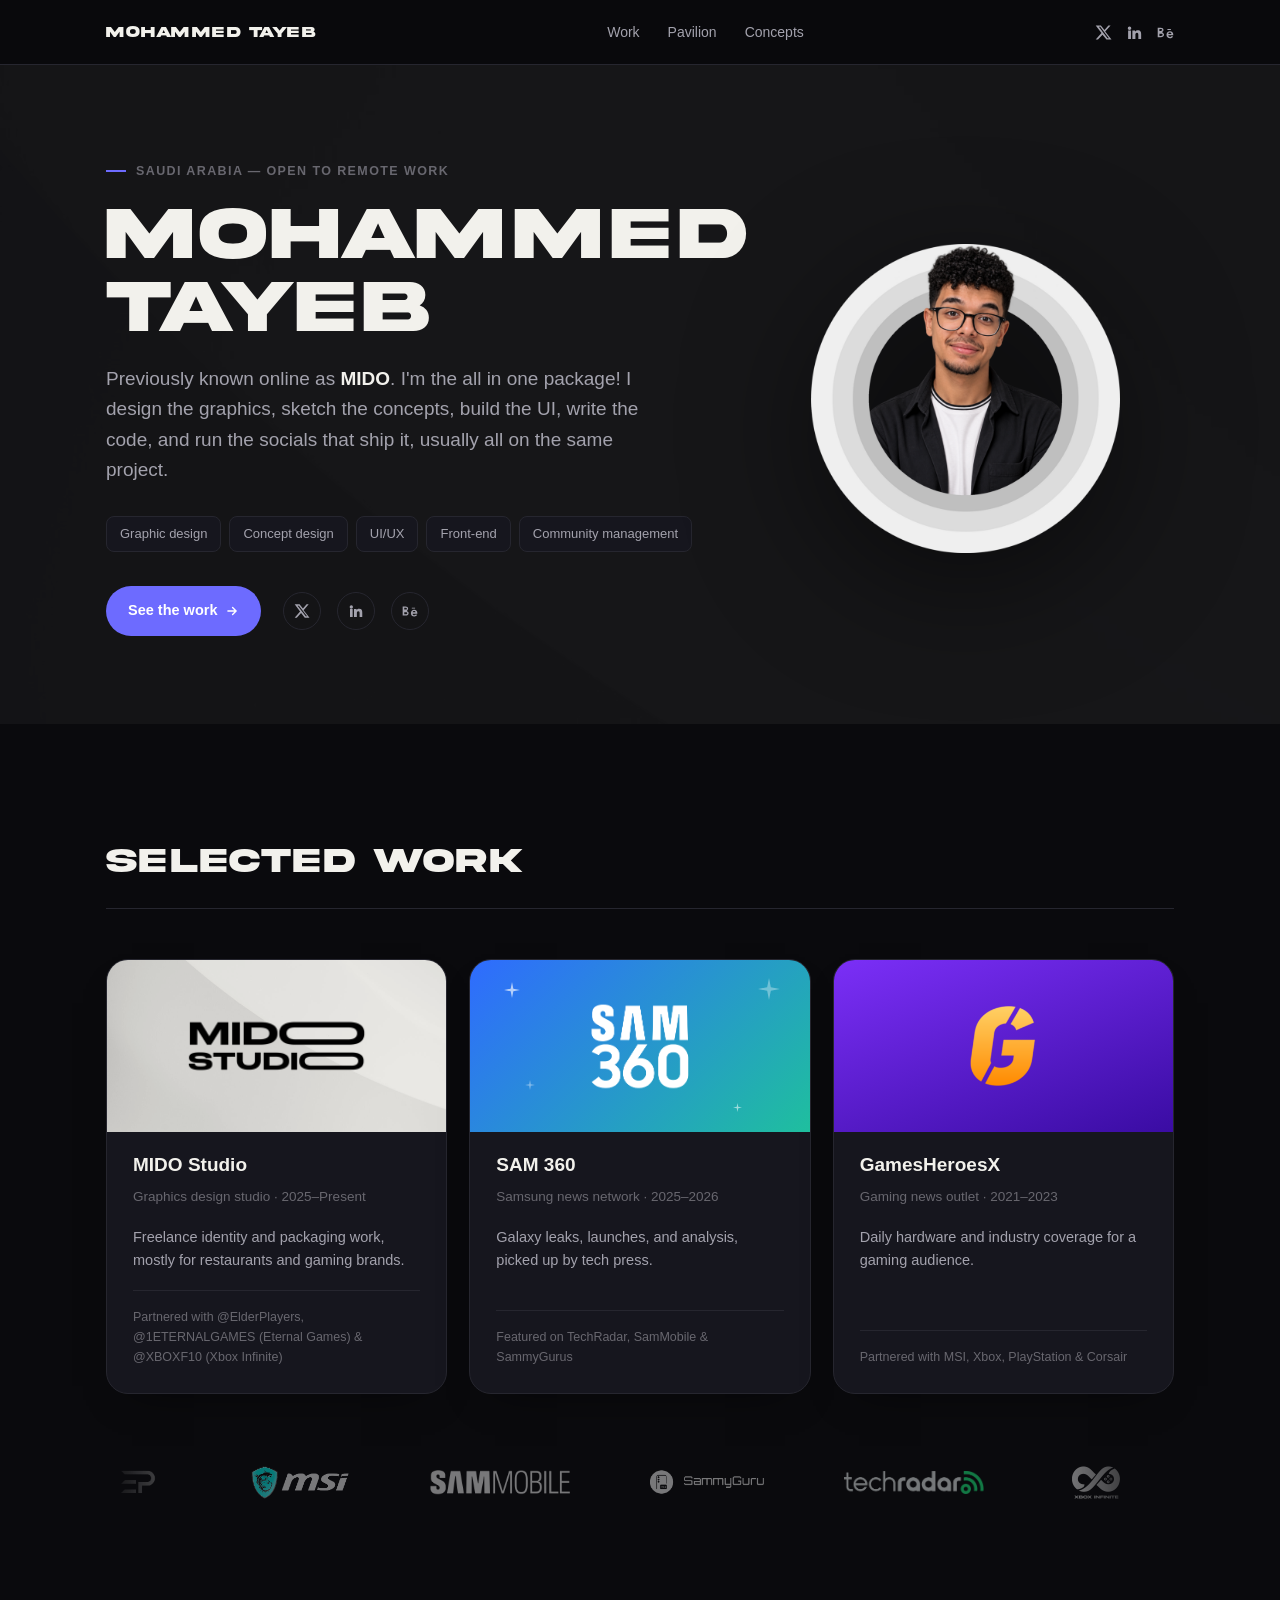
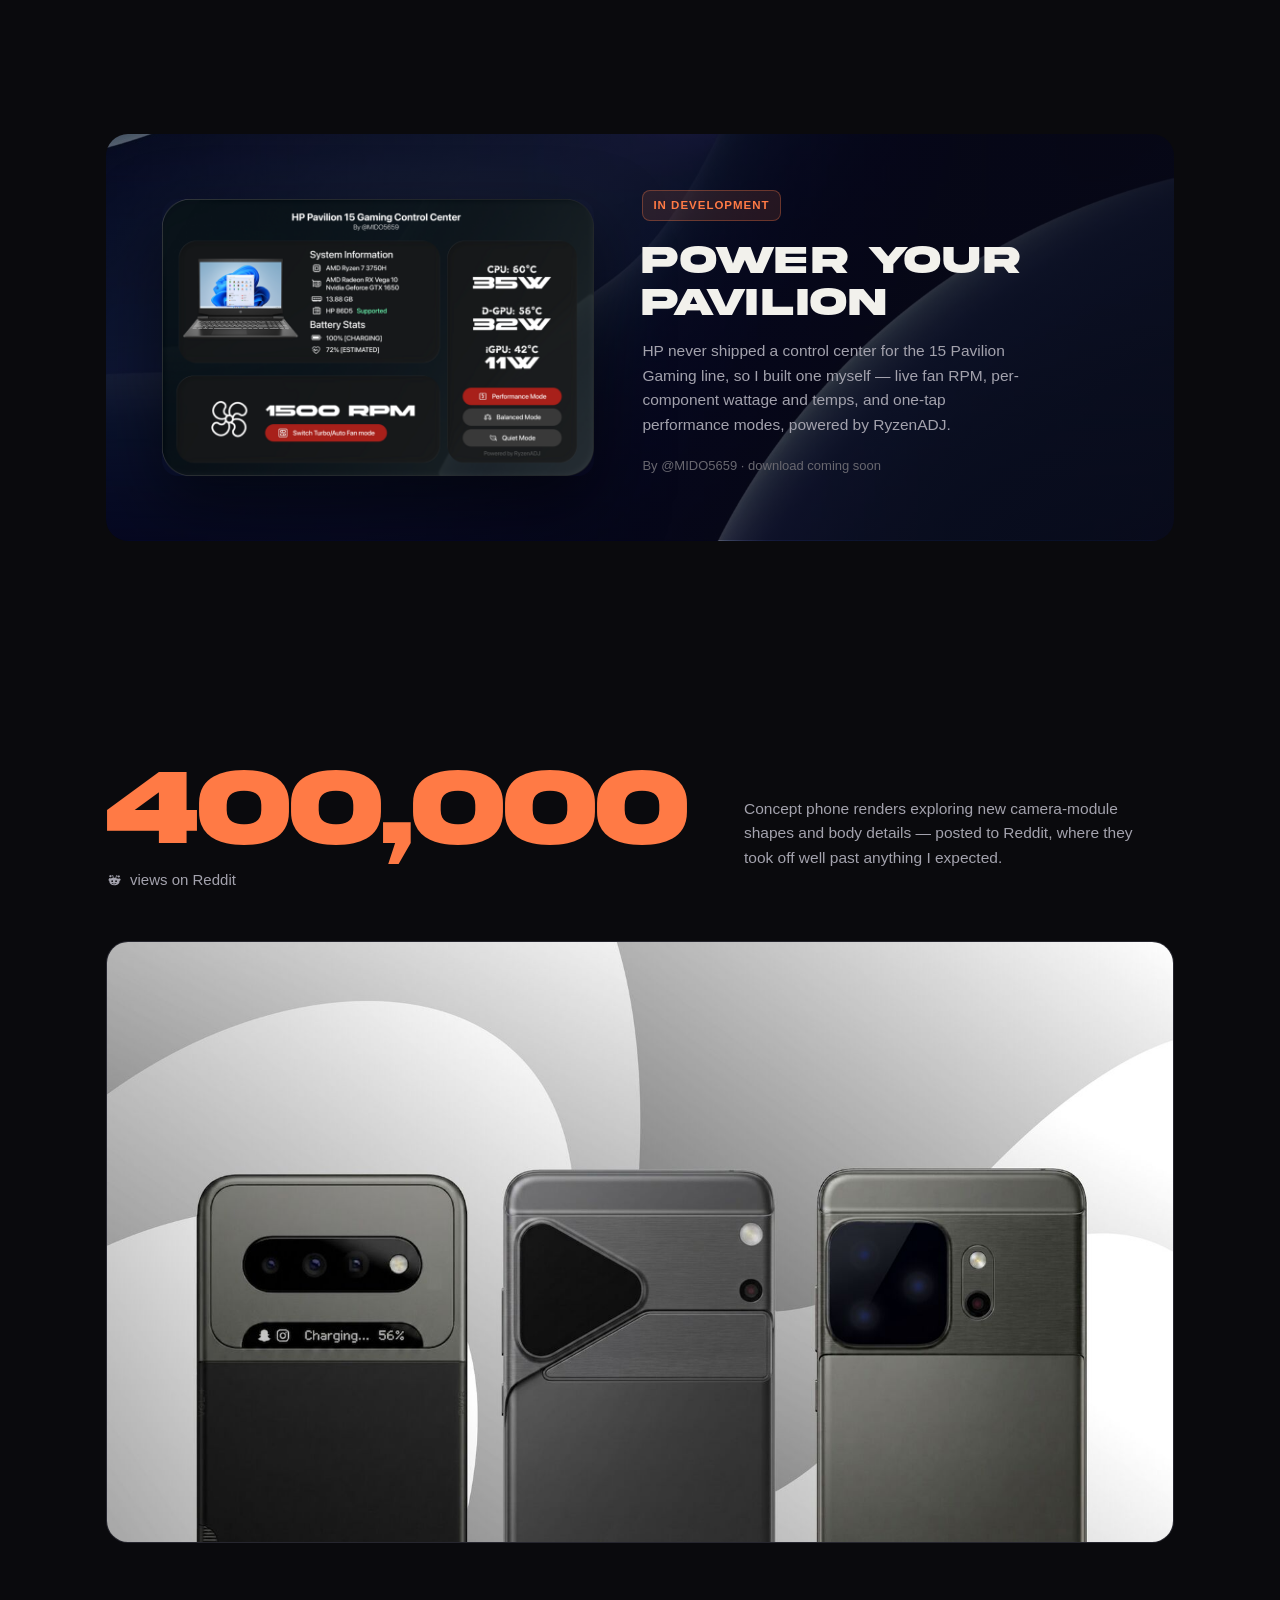
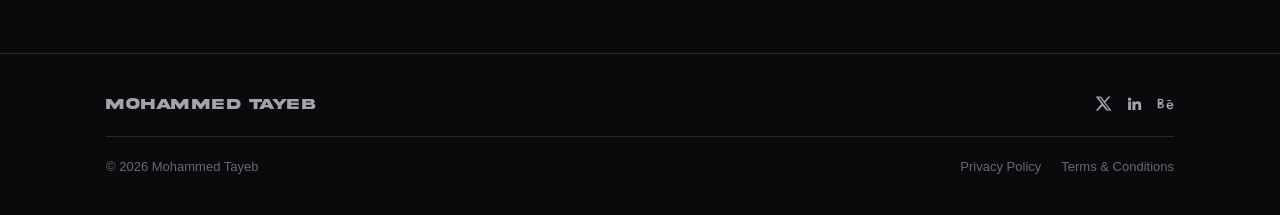
<file: index.html>
<!DOCTYPE html>
<html lang="en">
<head>
<meta charset="UTF-8">
<meta name="viewport" content="width=device-width, initial-scale=1, viewport-fit=cover">
<title>Mohammed Tayeb — Design, Code, Everything Between</title>
<link rel="stylesheet" href="styles.css">
</head>
<body>

<header class="site-nav">
  <div class="wrap nav-inner">
    <a href="#top" class="nav-mark">MOHAMMED&nbsp;TAYEB</a>
    <ul class="nav-links">
      <li><a href="#work">Work</a></li>
      <li><a href="#pavilion">Pavilion</a></li>
      <li><a href="#concepts">Concepts</a></li>
    </ul>
    <nav class="nav-social" aria-label="Social links">
      <a href="https://x.com/MIDO5659" target="_blank" rel="noopener" aria-label="X (Twitter)">
        <svg viewBox="0 0 24 24" fill="currentColor"><path d="M18.9 2H22l-7.6 8.7L23.3 22h-7.1l-5.6-6.9L4.2 22H1l8.1-9.3L1 2h7.3l5.1 6.4L18.9 2Zm-1.2 18h1.9L7.4 4h-2l12.3 16Z"/></svg>
      </a>
      <a href="https://www.linkedin.com/in/mohammed-tayeb-4b813723b/" target="_blank" rel="noopener" aria-label="LinkedIn">
        <svg viewBox="0 0 24 24" fill="currentColor"><path d="M4.98 3.5a2.5 2.5 0 1 1 0 5 2.5 2.5 0 0 1 0-5ZM3 9h4v12H3zM9 9h3.8v1.7h.05c.53-.98 1.83-2 3.77-2 4.03 0 4.78 2.5 4.78 5.76V21h-4v-5.7c0-1.36-.03-3.1-1.9-3.1-1.9 0-2.2 1.48-2.2 3v5.8H9z"/></svg>
      </a>
      <a href="https://www.behance.net/mido85" target="_blank" rel="noopener" aria-label="Behance">
        <svg viewBox="0 0 24 24" fill="currentColor"><path d="M7.8 10.7c.9-.45 1.4-1.22 1.4-2.35 0-2.1-1.6-3.1-3.9-3.1H1v13.5h4.5c2.5 0 4.4-1.13 4.4-3.5 0-1.42-.7-2.3-2.1-2.55ZM3.4 7.2h2.1c1 0 1.8.3 1.8 1.25 0 .93-.7 1.3-1.75 1.3H3.4V7.2Zm2.4 9.6H3.4v-3h2.5c1.2 0 2 .45 2 1.5 0 1.1-.9 1.5-2.1 1.5ZM19.6 8.4h-4.9V7h4.9v1.4ZM23 15.1c0-3-1.7-5-4.7-5-2.9 0-4.9 2.1-4.9 5.1 0 3.1 2 5 5 5 1.9 0 3.6-.85 4.3-2.5l-2.1-.6c-.4.75-1.1 1.2-2.15 1.2-1.35 0-2.35-.85-2.5-2.3H23v-.9Zm-7.05-1.15c.2-1.2 1-1.95 2.3-1.95 1.2 0 1.95.85 2.05 1.95h-4.35Z"/></svg>
      </a>
    </nav>
  </div>
</header>

<main id="top">

  <section class="hero">
    <div class="hero-texture"></div>
    <div class="wrap hero-grid">
      <div>
        <p class="hero-eyebrow">Saudi Arabia — open to remote work</p>
        <h1 class="hero-name">MOHAMMED<br>TAYEB</h1>
        <p class="hero-bio">Previously known online as <strong>MIDO</strong>. I'm the all in one package! I design the graphics, sketch the concepts, build the UI, write the code, and run the socials that ship it, usually all on the same project.</p>
        <div class="hero-roles">
          <span class="role-chip">Graphic design</span>
          <span class="role-chip">Concept design</span>
          <span class="role-chip">UI/UX</span>
          <span class="role-chip">Front-end</span>
          <span class="role-chip">Community management</span>
        </div>
        <div class="hero-actions">
          <a class="btn-primary" href="#work">See the work
            <svg width="14" height="14" viewBox="0 0 24 24" fill="none" stroke="currentColor" stroke-width="2.4" stroke-linecap="round"><path d="M5 12h14M13 6l6 6-6 6"/></svg>
          </a>
          <div class="social-row" aria-hidden="true">
            <a href="https://x.com/MIDO5659" target="_blank" rel="noopener" aria-label="X (Twitter)">
              <svg viewBox="0 0 24 24" fill="currentColor"><path d="M18.9 2H22l-7.6 8.7L23.3 22h-7.1l-5.6-6.9L4.2 22H1l8.1-9.3L1 2h7.3l5.1 6.4L18.9 2Zm-1.2 18h1.9L7.4 4h-2l12.3 16Z"/></svg>
            </a>
            <a href="https://www.linkedin.com/in/mohammed-tayeb-4b813723b/" target="_blank" rel="noopener" aria-label="LinkedIn">
              <svg viewBox="0 0 24 24" fill="currentColor"><path d="M4.98 3.5a2.5 2.5 0 1 1 0 5 2.5 2.5 0 0 1 0-5ZM3 9h4v12H3zM9 9h3.8v1.7h.05c.53-.98 1.83-2 3.77-2 4.03 0 4.78 2.5 4.78 5.76V21h-4v-5.7c0-1.36-.03-3.1-1.9-3.1-1.9 0-2.2 1.48-2.2 3v5.8H9z"/></svg>
            </a>
            <a href="https://www.behance.net/mido85" target="_blank" rel="noopener" aria-label="Behance">
              <svg viewBox="0 0 24 24" fill="currentColor"><path d="M7.8 10.7c.9-.45 1.4-1.22 1.4-2.35 0-2.1-1.6-3.1-3.9-3.1H1v13.5h4.5c2.5 0 4.4-1.13 4.4-3.5 0-1.42-.7-2.3-2.1-2.55ZM3.4 7.2h2.1c1 0 1.8.3 1.8 1.25 0 .93-.7 1.3-1.75 1.3H3.4V7.2Zm2.4 9.6H3.4v-3h2.5c1.2 0 2 .45 2 1.5 0 1.1-.9 1.5-2.1 1.5ZM19.6 8.4h-4.9V7h4.9v1.4ZM23 15.1c0-3-1.7-5-4.7-5-2.9 0-4.9 2.1-4.9 5.1 0 3.1 2 5 5 5 1.9 0 3.6-.85 4.3-2.5l-2.1-.6c-.4.75-1.1 1.2-2.15 1.2-1.35 0-2.35-.85-2.5-2.3H23v-.9Zm-7.05-1.15c.2-1.2 1-1.95 2.3-1.95 1.2 0 1.95.85 2.05 1.95h-4.35Z"/></svg>
            </a>
          </div>
        </div>
      </div>

      <div class="hero-portrait">
        <img class="portrait-img" src="assets/images/hero-portrait.png" alt="Portrait of Mohammed Tayeb, framed in concentric rings">
      </div>
    </div>
  </section>

  <section class="section" id="work">
    <div class="wrap">
      <div class="section-head">
        <h2>Selected work</h2>
      </div>
      <div class="creations">

        <article class="creation-card">
          <div class="creation-visual visual-mido">
            <img src="assets/images/mido-studio-logo.png" alt="MIDO Studio logo">
          </div>
          <h3>MIDO Studio</h3>
          <p class="creation-meta">Graphics design studio · 2025–Present</p>
          <p class="creation-desc">Freelance identity and packaging work, mostly for restaurants and gaming brands.</p>
          <div class="creation-credit">Partnered with @ElderPlayers, @1ETERNALGAMES (Eternal Games) &amp; @XBOXF10 (Xbox Infinite)</div>
        </article>

        <article class="creation-card">
          <div class="creation-visual visual-sam">
            <svg class="sparkle sparkle-1" viewBox="0 0 24 24" aria-hidden="true"><path d="M12 0 14 10 24 12 14 14 12 24 10 14 0 12 10 10Z"/></svg>
            <svg class="sparkle sparkle-2" viewBox="0 0 24 24" aria-hidden="true"><path d="M12 0 14 10 24 12 14 14 12 24 10 14 0 12 10 10Z"/></svg>
            <svg class="sparkle sparkle-3" viewBox="0 0 24 24" aria-hidden="true"><path d="M12 0 14 10 24 12 14 14 12 24 10 14 0 12 10 10Z"/></svg>
            <svg class="sparkle sparkle-4" viewBox="0 0 24 24" aria-hidden="true"><path d="M12 0 14 10 24 12 14 14 12 24 10 14 0 12 10 10Z"/></svg>
            <img src="assets/images/SAM360 1.png" alt="SAM 360 logo">
          </div>
          <h3>SAM 360</h3>
          <p class="creation-meta">Samsung news network · 2025–2026</p>
          <p class="creation-desc">Galaxy leaks, launches, and analysis, picked up by tech press.</p>
          <div class="creation-credit">
            Featured on TechRadar, SamMobile &amp; SammyGurus
          </div>
        </article>

        <article class="creation-card">
          <div class="creation-visual visual-ghx">
            <img src="assets/images/gamesheroesx-logo-gold.png" alt="GamesHeroesX logo">
          </div>
          <h3>GamesHeroesX</h3>
          <p class="creation-meta">Gaming news outlet · 2021–2023</p>
          <p class="creation-desc">Daily hardware and industry coverage for a gaming audience.</p>
          <div class="creation-credit">Partnered with MSI, Xbox, PlayStation &amp; Corsair</div>
        </article>

      </div>

      <div class="logo-strip" aria-label="Brands I've worked with">
        <div class="logo-strip-track">
          <img src="assets/images/EP LOGO 1.png" alt="ElderPlayers" class="logo-square">
          <img src="assets/images/image 1 (1).png" alt="MSI" class="logo-msi">
          <img src="assets/images/SAMMOBILE LOGO PNG.png" alt="SamMobile">
          <img src="assets/images/SAMMYGURU.png" alt="SammyGurus">
          <img src="assets/images/TechRadar_logo_(2023).svg.webp" alt="TechRadar">
          <img src="assets/images/XBX INFINITE LOGO PNG BLCK.png" alt="Xbox Infinite" class="logo-square">
          <img src="assets/images/new-XBOX-logo-black-png-large-size.png" alt="Xbox">
          <img src="assets/images/cdnlogo.com_corsair-logo.png" alt="Corsair">
          <!-- duplicate set for seamless loop -->
          <img src="assets/images/EP LOGO 1.png" alt="ElderPlayers" class="logo-square">
          <img src="assets/images/image 1 (1).png" alt="MSI" class="logo-msi">
          <img src="assets/images/SAMMOBILE LOGO PNG.png" alt="SamMobile">
          <img src="assets/images/SAMMYGURU.png" alt="SammyGurus">
          <img src="assets/images/TechRadar_logo_(2023).svg.webp" alt="TechRadar">
          <img src="assets/images/XBX INFINITE LOGO PNG BLCK.png" alt="Xbox Infinite" class="logo-square">
          <img src="assets/images/new-XBOX-logo-black-png-large-size.png" alt="Xbox">
          <img src="assets/images/cdnlogo.com_corsair-logo.png" alt="Corsair">
        </div>
      </div>

    </div>
  </section>

  <section class="section" id="pavilion">
    <div class="wrap">
      <div class="feature">
        <div class="feature-shot">
          <img src="assets/images/hp-pavilion-app.png" alt="HP Pavilion 15 Gaming Control Center app screenshot showing CPU/GPU wattage, temperatures, fan speed and performance modes">
        </div>
        <div class="feature-copy">
          <span class="pill">In development</span>
          <h2>Power your Pavilion</h2>
          <p>HP never shipped a control center for the 15 Pavilion Gaming line, so I built one myself — live fan RPM, per-component wattage and temps, and one-tap performance modes, powered by RyzenADJ.</p>
          <p class="credit">By @MIDO5659 · download coming soon</p>
        </div>
      </div>
    </div>
  </section>

  <section class="section" id="concepts">
    <div class="wrap">
      <div class="gallery-stat">
        <div>
          <p class="stat-number">400,000</p>
          <p class="stat-label">
            <svg viewBox="0 0 24 24" fill="currentColor"><path d="M22 11.8a2.2 2.2 0 0 0-3.7-1.6 11 11 0 0 0-3-1l.6-2.7 2 .5a1.5 1.5 0 1 0 .15-1L15.6 5a.5.5 0 0 0-.6.4l-.7 3.2a11 11 0 0 0-2.8 0l-.7-3.2a.5.5 0 0 0-.6-.4l-2.5.6a1.5 1.5 0 1 0 .1 1l2-.5.6 2.7a11 11 0 0 0-3 1 2.2 2.2 0 1 0-2.3 3.7 4 4 0 0 0-.1 1c0 2.9 3.4 5.3 7.6 5.3s7.6-2.4 7.6-5.3a4 4 0 0 0-.1-1A2.2 2.2 0 0 0 22 11.8ZM8 13.8a1.3 1.3 0 1 1 2.6 0 1.3 1.3 0 0 1-2.6 0Zm7.3 3.4a4.9 4.9 0 0 1-3.3 1.1 4.9 4.9 0 0 1-3.3-1.1.4.4 0 0 1 .5-.6 4.2 4.2 0 0 0 2.8 1 4.2 4.2 0 0 0 2.8-1 .4.4 0 1 1 .5.6Zm-.2-2.1a1.3 1.3 0 1 1 0-2.6 1.3 1.3 0 0 1 0 2.6Z"/></svg>
            views on Reddit
          </p>
        </div>
        <div class="gallery-copy">
          <p>Concept phone renders exploring new camera-module shapes and body details — posted to Reddit, where they took off well past anything I expected.</p>
        </div>
      </div>
      <div class="gallery-image">
        <img src="assets/images/concept-phones.jpg" alt="Three concept phone back renders showing different camera module designs">
      </div>
    </div>
  </section>

</main>

<footer>
  <div class="wrap footer-inner">
    <div class="footer-top">
      <span class="nav-mark">MOHAMMED&nbsp;TAYEB</span>
      <nav class="nav-social" aria-label="Social links">
        <a href="https://x.com/MIDO5659" target="_blank" rel="noopener" aria-label="X (Twitter)">
          <svg viewBox="0 0 24 24" fill="currentColor"><path d="M18.9 2H22l-7.6 8.7L23.3 22h-7.1l-5.6-6.9L4.2 22H1l8.1-9.3L1 2h7.3l5.1 6.4L18.9 2Zm-1.2 18h1.9L7.4 4h-2l12.3 16Z"/></svg>
        </a>
        <a href="https://www.linkedin.com/in/mohammed-tayeb-4b813723b/" target="_blank" rel="noopener" aria-label="LinkedIn">
          <svg viewBox="0 0 24 24" fill="currentColor"><path d="M4.98 3.5a2.5 2.5 0 1 1 0 5 2.5 2.5 0 0 1 0-5ZM3 9h4v12H3zM9 9h3.8v1.7h.05c.53-.98 1.83-2 3.77-2 4.03 0 4.78 2.5 4.78 5.76V21h-4v-5.7c0-1.36-.03-3.1-1.9-3.1-1.9 0-2.2 1.48-2.2 3v5.8H9z"/></svg>
        </a>
        <a href="https://www.behance.net/mido85" target="_blank" rel="noopener" aria-label="Behance">
          <svg viewBox="0 0 24 24" fill="currentColor"><path d="M7.8 10.7c.9-.45 1.4-1.22 1.4-2.35 0-2.1-1.6-3.1-3.9-3.1H1v13.5h4.5c2.5 0 4.4-1.13 4.4-3.5 0-1.42-.7-2.3-2.1-2.55ZM3.4 7.2h2.1c1 0 1.8.3 1.8 1.25 0 .93-.7 1.3-1.75 1.3H3.4V7.2Zm2.4 9.6H3.4v-3h2.5c1.2 0 2 .45 2 1.5 0 1.1-.9 1.5-2.1 1.5ZM19.6 8.4h-4.9V7h4.9v1.4ZM23 15.1c0-3-1.7-5-4.7-5-2.9 0-4.9 2.1-4.9 5.1 0 3.1 2 5 5 5 1.9 0 3.6-.85 4.3-2.5l-2.1-.6c-.4.75-1.1 1.2-2.15 1.2-1.35 0-2.35-.85-2.5-2.3H23v-.9Zm-7.05-1.15c.2-1.2 1-1.95 2.3-1.95 1.2 0 1.95.85 2.05 1.95h-4.35Z"/></svg>
        </a>
      </nav>
    </div>
    <div class="footer-bottom">
      <span class="footer-copy">© 2026 Mohammed Tayeb</span>
      <ul class="footer-legal">
        <li><a href="privacy.html">Privacy Policy</a></li>
        <li><a href="terms.html">Terms &amp; Conditions</a></li>
      </ul>
    </div>
  </div>
</footer>

</body>
</html>
</file>
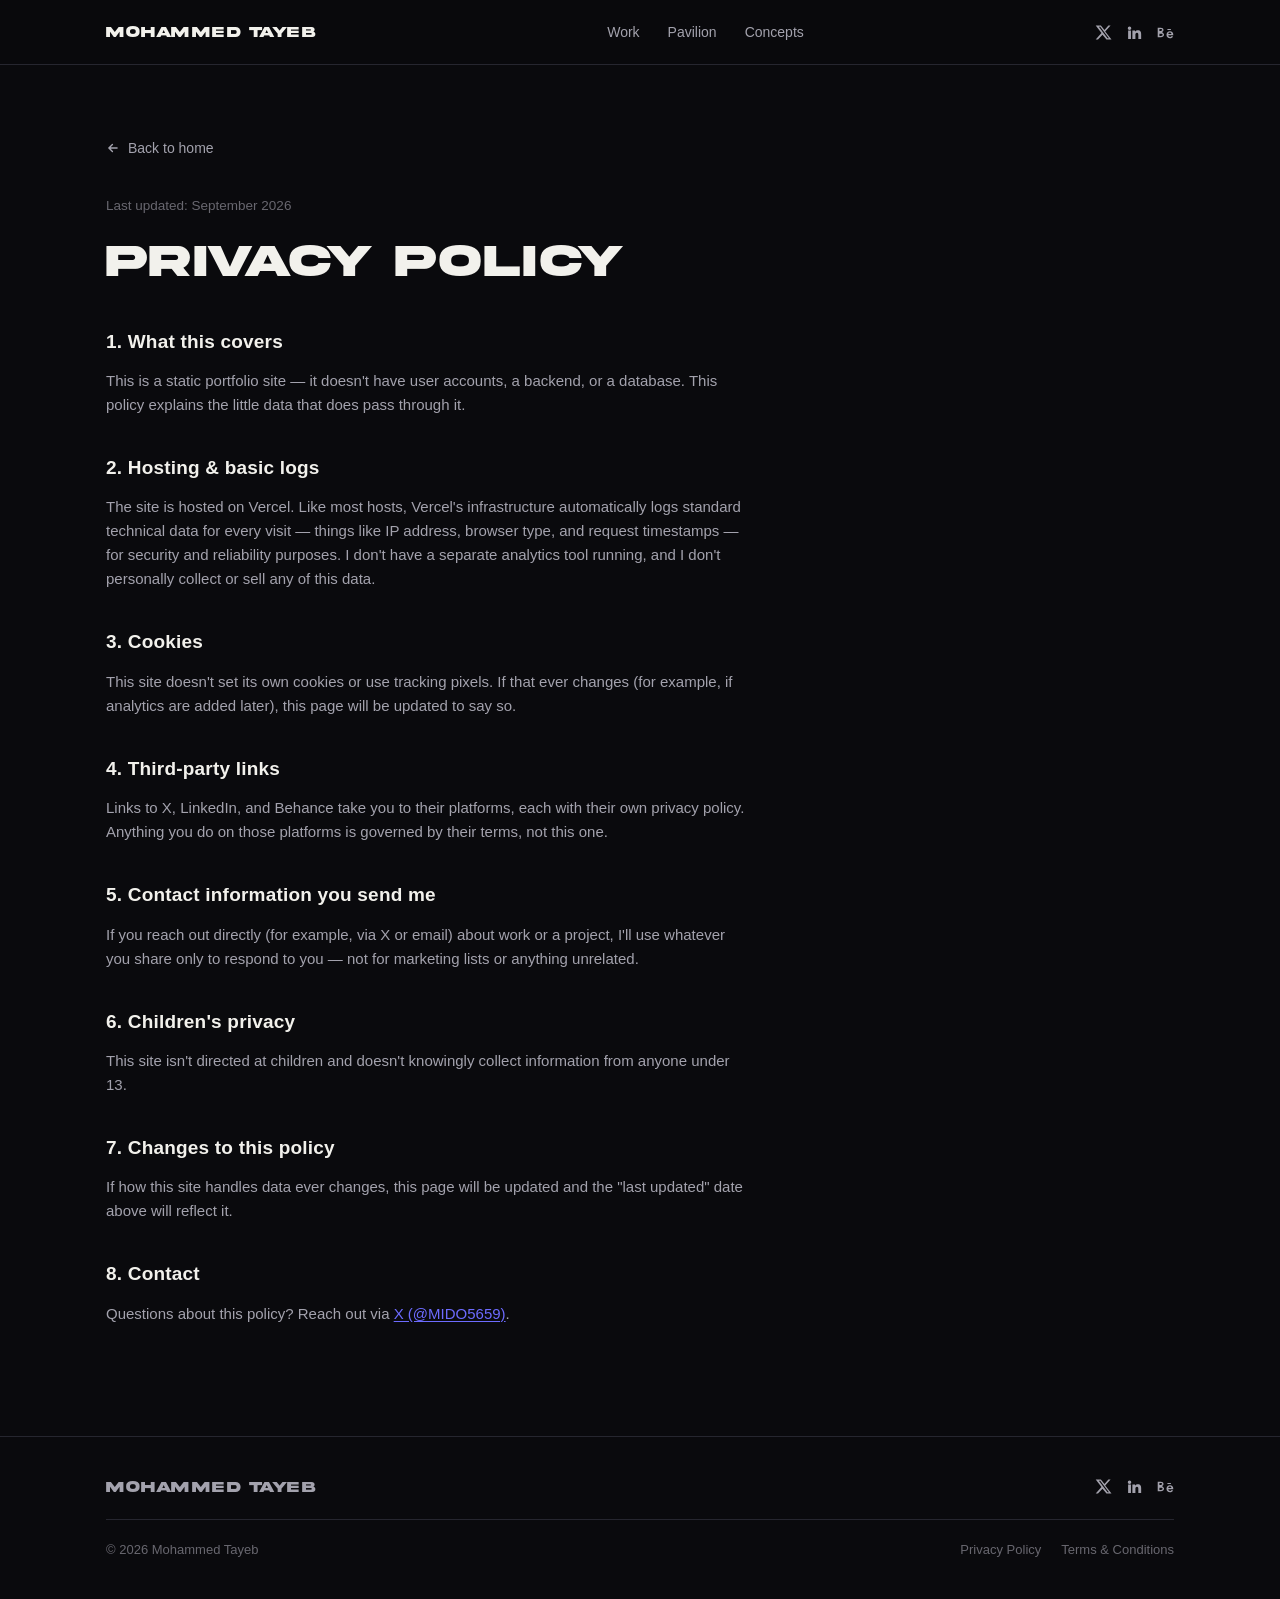
<file: privacy.html>
<!DOCTYPE html>
<html lang="en">
<head>
<meta charset="UTF-8">
<meta name="viewport" content="width=device-width, initial-scale=1, viewport-fit=cover">
<title>Privacy Policy — Mohammed Tayeb</title>
<meta name="robots" content="noindex">
<link rel="stylesheet" href="styles.css">
</head>
<body>

<header class="site-nav">
  <div class="wrap nav-inner">
    <a href="index.html" class="nav-mark">MOHAMMED&nbsp;TAYEB</a>
    <ul class="nav-links">
      <li><a href="index.html#work">Work</a></li>
      <li><a href="index.html#pavilion">Pavilion</a></li>
      <li><a href="index.html#concepts">Concepts</a></li>
    </ul>
    <nav class="nav-social" aria-label="Social links">
      <a href="https://x.com/MIDO5659" target="_blank" rel="noopener" aria-label="X (Twitter)">
        <svg viewBox="0 0 24 24" fill="currentColor"><path d="M18.9 2H22l-7.6 8.7L23.3 22h-7.1l-5.6-6.9L4.2 22H1l8.1-9.3L1 2h7.3l5.1 6.4L18.9 2Zm-1.2 18h1.9L7.4 4h-2l12.3 16Z"/></svg>
      </a>
      <a href="https://www.linkedin.com/in/mohammed-tayeb-4b813723b/" target="_blank" rel="noopener" aria-label="LinkedIn">
        <svg viewBox="0 0 24 24" fill="currentColor"><path d="M4.98 3.5a2.5 2.5 0 1 1 0 5 2.5 2.5 0 0 1 0-5ZM3 9h4v12H3zM9 9h3.8v1.7h.05c.53-.98 1.83-2 3.77-2 4.03 0 4.78 2.5 4.78 5.76V21h-4v-5.7c0-1.36-.03-3.1-1.9-3.1-1.9 0-2.2 1.48-2.2 3v5.8H9z"/></svg>
      </a>
      <a href="https://www.behance.net/mido85" target="_blank" rel="noopener" aria-label="Behance">
        <svg viewBox="0 0 24 24" fill="currentColor"><path d="M7.8 10.7c.9-.45 1.4-1.22 1.4-2.35 0-2.1-1.6-3.1-3.9-3.1H1v13.5h4.5c2.5 0 4.4-1.13 4.4-3.5 0-1.42-.7-2.3-2.1-2.55ZM3.4 7.2h2.1c1 0 1.8.3 1.8 1.25 0 .93-.7 1.3-1.75 1.3H3.4V7.2Zm2.4 9.6H3.4v-3h2.5c1.2 0 2 .45 2 1.5 0 1.1-.9 1.5-2.1 1.5ZM19.6 8.4h-4.9V7h4.9v1.4ZM23 15.1c0-3-1.7-5-4.7-5-2.9 0-4.9 2.1-4.9 5.1 0 3.1 2 5 5 5 1.9 0 3.6-.85 4.3-2.5l-2.1-.6c-.4.75-1.1 1.2-2.15 1.2-1.35 0-2.35-.85-2.5-2.3H23v-.9Zm-7.05-1.15c.2-1.2 1-1.95 2.3-1.95 1.2 0 1.95.85 2.05 1.95h-4.35Z"/></svg>
      </a>
    </nav>
  </div>
</header>

<main>
  <section class="legal-page">
    <div class="wrap">
      <a href="index.html" class="legal-back">
        <svg viewBox="0 0 24 24" fill="none" stroke="currentColor" stroke-width="2.4" stroke-linecap="round"><path d="M19 12H5M11 6l-6 6 6 6"/></svg>
        Back to home
      </a>
      <p class="legal-updated">Last updated: September 2026</p>
      <h1>Privacy Policy</h1>
      <div class="legal-body">

        <h2>1. What this covers</h2>
        <p>This is a static portfolio site — it doesn't have user accounts, a backend, or a database. This policy explains the little data that does pass through it.</p>

        <h2>2. Hosting &amp; basic logs</h2>
        <p>The site is hosted on Vercel. Like most hosts, Vercel's infrastructure automatically logs standard technical data for every visit — things like IP address, browser type, and request timestamps — for security and reliability purposes. I don't have a separate analytics tool running, and I don't personally collect or sell any of this data.</p>

        <h2>3. Cookies</h2>
        <p>This site doesn't set its own cookies or use tracking pixels. If that ever changes (for example, if analytics are added later), this page will be updated to say so.</p>

        <h2>4. Third-party links</h2>
        <p>Links to X, LinkedIn, and Behance take you to their platforms, each with their own privacy policy. Anything you do on those platforms is governed by their terms, not this one.</p>

        <h2>5. Contact information you send me</h2>
        <p>If you reach out directly (for example, via X or email) about work or a project, I'll use whatever you share only to respond to you — not for marketing lists or anything unrelated.</p>

        <h2>6. Children's privacy</h2>
        <p>This site isn't directed at children and doesn't knowingly collect information from anyone under 13.</p>

        <h2>7. Changes to this policy</h2>
        <p>If how this site handles data ever changes, this page will be updated and the "last updated" date above will reflect it.</p>

        <h2>8. Contact</h2>
        <p>Questions about this policy? Reach out via <a href="https://x.com/MIDO5659" target="_blank" rel="noopener">X (@MIDO5659)</a>.</p>

      </div>
    </div>
  </section>
</main>

<footer>
  <div class="wrap footer-inner">
    <div class="footer-top">
      <span class="nav-mark">MOHAMMED&nbsp;TAYEB</span>
      <nav class="nav-social" aria-label="Social links">
        <a href="https://x.com/MIDO5659" target="_blank" rel="noopener" aria-label="X (Twitter)">
          <svg viewBox="0 0 24 24" fill="currentColor"><path d="M18.9 2H22l-7.6 8.7L23.3 22h-7.1l-5.6-6.9L4.2 22H1l8.1-9.3L1 2h7.3l5.1 6.4L18.9 2Zm-1.2 18h1.9L7.4 4h-2l12.3 16Z"/></svg>
        </a>
        <a href="https://www.linkedin.com/in/mohammed-tayeb-4b813723b/" target="_blank" rel="noopener" aria-label="LinkedIn">
          <svg viewBox="0 0 24 24" fill="currentColor"><path d="M4.98 3.5a2.5 2.5 0 1 1 0 5 2.5 2.5 0 0 1 0-5ZM3 9h4v12H3zM9 9h3.8v1.7h.05c.53-.98 1.83-2 3.77-2 4.03 0 4.78 2.5 4.78 5.76V21h-4v-5.7c0-1.36-.03-3.1-1.9-3.1-1.9 0-2.2 1.48-2.2 3v5.8H9z"/></svg>
        </a>
        <a href="https://www.behance.net/mido85" target="_blank" rel="noopener" aria-label="Behance">
          <svg viewBox="0 0 24 24" fill="currentColor"><path d="M7.8 10.7c.9-.45 1.4-1.22 1.4-2.35 0-2.1-1.6-3.1-3.9-3.1H1v13.5h4.5c2.5 0 4.4-1.13 4.4-3.5 0-1.42-.7-2.3-2.1-2.55ZM3.4 7.2h2.1c1 0 1.8.3 1.8 1.25 0 .93-.7 1.3-1.75 1.3H3.4V7.2Zm2.4 9.6H3.4v-3h2.5c1.2 0 2 .45 2 1.5 0 1.1-.9 1.5-2.1 1.5ZM19.6 8.4h-4.9V7h4.9v1.4ZM23 15.1c0-3-1.7-5-4.7-5-2.9 0-4.9 2.1-4.9 5.1 0 3.1 2 5 5 5 1.9 0 3.6-.85 4.3-2.5l-2.1-.6c-.4.75-1.1 1.2-2.15 1.2-1.35 0-2.35-.85-2.5-2.3H23v-.9Zm-7.05-1.15c.2-1.2 1-1.95 2.3-1.95 1.2 0 1.95.85 2.05 1.95h-4.35Z"/></svg>
        </a>
      </nav>
    </div>
    <div class="footer-bottom">
      <span class="footer-copy">© 2026 Mohammed Tayeb</span>
      <ul class="footer-legal">
        <li><a href="privacy.html">Privacy Policy</a></li>
        <li><a href="terms.html">Terms &amp; Conditions</a></li>
      </ul>
    </div>
  </div>
</footer>

</body>
</html>
</file>
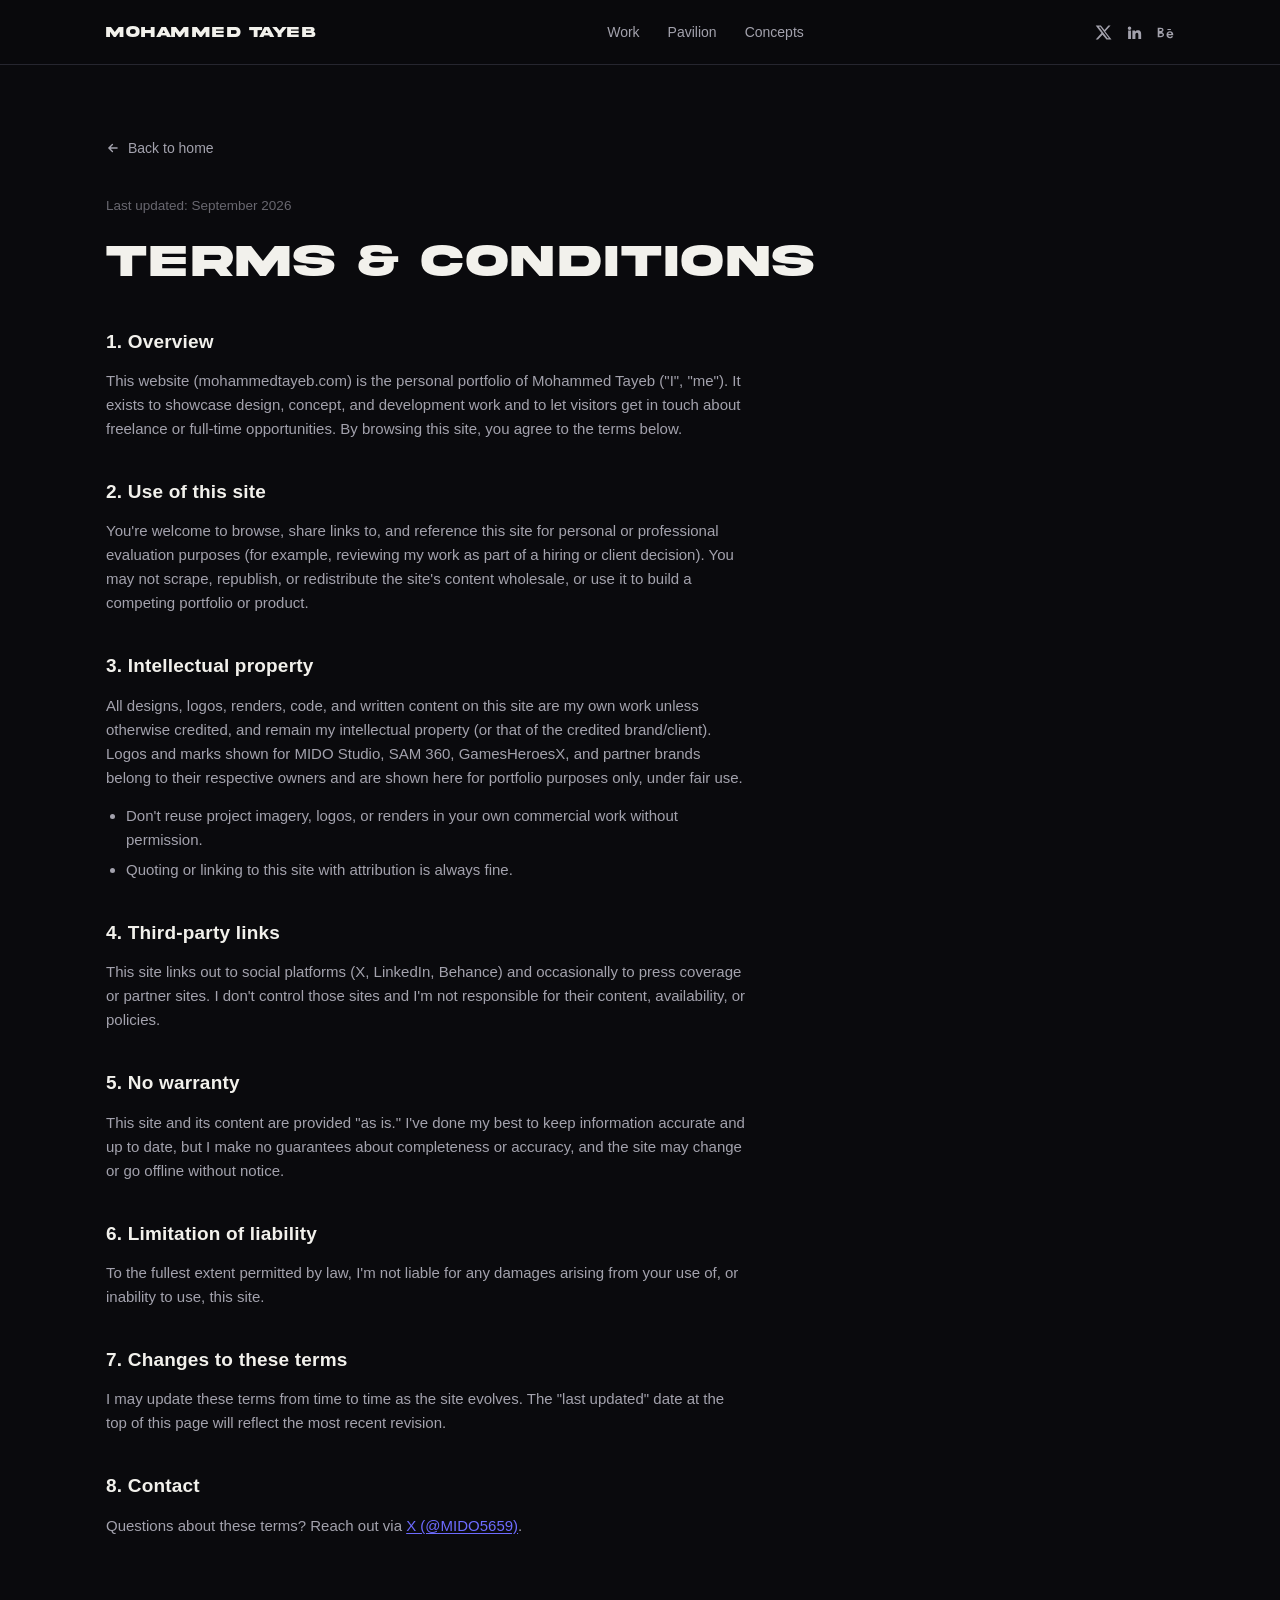
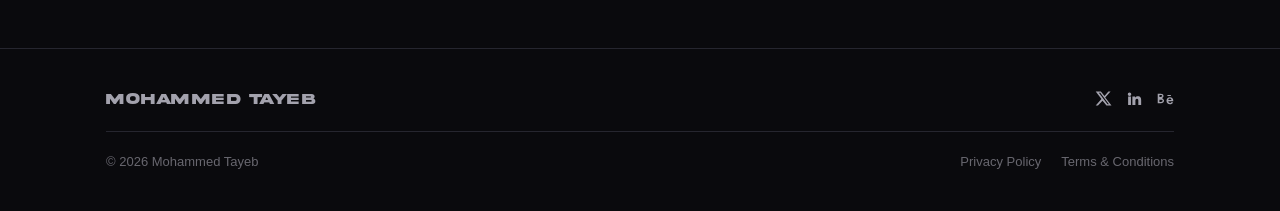
<file: terms.html>
<!DOCTYPE html>
<html lang="en">
<head>
<meta charset="UTF-8">
<meta name="viewport" content="width=device-width, initial-scale=1, viewport-fit=cover">
<title>Terms &amp; Conditions — Mohammed Tayeb</title>
<meta name="robots" content="noindex">
<link rel="stylesheet" href="styles.css">
</head>
<body>

<header class="site-nav">
  <div class="wrap nav-inner">
    <a href="index.html" class="nav-mark">MOHAMMED&nbsp;TAYEB</a>
    <ul class="nav-links">
      <li><a href="index.html#work">Work</a></li>
      <li><a href="index.html#pavilion">Pavilion</a></li>
      <li><a href="index.html#concepts">Concepts</a></li>
    </ul>
    <nav class="nav-social" aria-label="Social links">
      <a href="https://x.com/MIDO5659" target="_blank" rel="noopener" aria-label="X (Twitter)">
        <svg viewBox="0 0 24 24" fill="currentColor"><path d="M18.9 2H22l-7.6 8.7L23.3 22h-7.1l-5.6-6.9L4.2 22H1l8.1-9.3L1 2h7.3l5.1 6.4L18.9 2Zm-1.2 18h1.9L7.4 4h-2l12.3 16Z"/></svg>
      </a>
      <a href="https://www.linkedin.com/in/mohammed-tayeb-4b813723b/" target="_blank" rel="noopener" aria-label="LinkedIn">
        <svg viewBox="0 0 24 24" fill="currentColor"><path d="M4.98 3.5a2.5 2.5 0 1 1 0 5 2.5 2.5 0 0 1 0-5ZM3 9h4v12H3zM9 9h3.8v1.7h.05c.53-.98 1.83-2 3.77-2 4.03 0 4.78 2.5 4.78 5.76V21h-4v-5.7c0-1.36-.03-3.1-1.9-3.1-1.9 0-2.2 1.48-2.2 3v5.8H9z"/></svg>
      </a>
      <a href="https://www.behance.net/mido85" target="_blank" rel="noopener" aria-label="Behance">
        <svg viewBox="0 0 24 24" fill="currentColor"><path d="M7.8 10.7c.9-.45 1.4-1.22 1.4-2.35 0-2.1-1.6-3.1-3.9-3.1H1v13.5h4.5c2.5 0 4.4-1.13 4.4-3.5 0-1.42-.7-2.3-2.1-2.55ZM3.4 7.2h2.1c1 0 1.8.3 1.8 1.25 0 .93-.7 1.3-1.75 1.3H3.4V7.2Zm2.4 9.6H3.4v-3h2.5c1.2 0 2 .45 2 1.5 0 1.1-.9 1.5-2.1 1.5ZM19.6 8.4h-4.9V7h4.9v1.4ZM23 15.1c0-3-1.7-5-4.7-5-2.9 0-4.9 2.1-4.9 5.1 0 3.1 2 5 5 5 1.9 0 3.6-.85 4.3-2.5l-2.1-.6c-.4.75-1.1 1.2-2.15 1.2-1.35 0-2.35-.85-2.5-2.3H23v-.9Zm-7.05-1.15c.2-1.2 1-1.95 2.3-1.95 1.2 0 1.95.85 2.05 1.95h-4.35Z"/></svg>
      </a>
    </nav>
  </div>
</header>

<main>
  <section class="legal-page">
    <div class="wrap">
      <a href="index.html" class="legal-back">
        <svg viewBox="0 0 24 24" fill="none" stroke="currentColor" stroke-width="2.4" stroke-linecap="round"><path d="M19 12H5M11 6l-6 6 6 6"/></svg>
        Back to home
      </a>
      <p class="legal-updated">Last updated: September 2026</p>
      <h1>Terms &amp; Conditions</h1>
      <div class="legal-body">

        <h2>1. Overview</h2>
        <p>This website (mohammedtayeb.com) is the personal portfolio of Mohammed Tayeb ("I", "me"). It exists to showcase design, concept, and development work and to let visitors get in touch about freelance or full-time opportunities. By browsing this site, you agree to the terms below.</p>

        <h2>2. Use of this site</h2>
        <p>You're welcome to browse, share links to, and reference this site for personal or professional evaluation purposes (for example, reviewing my work as part of a hiring or client decision). You may not scrape, republish, or redistribute the site's content wholesale, or use it to build a competing portfolio or product.</p>

        <h2>3. Intellectual property</h2>
        <p>All designs, logos, renders, code, and written content on this site are my own work unless otherwise credited, and remain my intellectual property (or that of the credited brand/client). Logos and marks shown for MIDO Studio, SAM 360, GamesHeroesX, and partner brands belong to their respective owners and are shown here for portfolio purposes only, under fair use.</p>
        <ul>
          <li>Don't reuse project imagery, logos, or renders in your own commercial work without permission.</li>
          <li>Quoting or linking to this site with attribution is always fine.</li>
        </ul>

        <h2>4. Third-party links</h2>
        <p>This site links out to social platforms (X, LinkedIn, Behance) and occasionally to press coverage or partner sites. I don't control those sites and I'm not responsible for their content, availability, or policies.</p>

        <h2>5. No warranty</h2>
        <p>This site and its content are provided "as is." I've done my best to keep information accurate and up to date, but I make no guarantees about completeness or accuracy, and the site may change or go offline without notice.</p>

        <h2>6. Limitation of liability</h2>
        <p>To the fullest extent permitted by law, I'm not liable for any damages arising from your use of, or inability to use, this site.</p>

        <h2>7. Changes to these terms</h2>
        <p>I may update these terms from time to time as the site evolves. The "last updated" date at the top of this page will reflect the most recent revision.</p>

        <h2>8. Contact</h2>
        <p>Questions about these terms? Reach out via <a href="https://x.com/MIDO5659" target="_blank" rel="noopener">X (@MIDO5659)</a>.</p>

      </div>
    </div>
  </section>
</main>

<footer>
  <div class="wrap footer-inner">
    <div class="footer-top">
      <span class="nav-mark">MOHAMMED&nbsp;TAYEB</span>
      <nav class="nav-social" aria-label="Social links">
        <a href="https://x.com/MIDO5659" target="_blank" rel="noopener" aria-label="X (Twitter)">
          <svg viewBox="0 0 24 24" fill="currentColor"><path d="M18.9 2H22l-7.6 8.7L23.3 22h-7.1l-5.6-6.9L4.2 22H1l8.1-9.3L1 2h7.3l5.1 6.4L18.9 2Zm-1.2 18h1.9L7.4 4h-2l12.3 16Z"/></svg>
        </a>
        <a href="https://www.linkedin.com/in/mohammed-tayeb-4b813723b/" target="_blank" rel="noopener" aria-label="LinkedIn">
          <svg viewBox="0 0 24 24" fill="currentColor"><path d="M4.98 3.5a2.5 2.5 0 1 1 0 5 2.5 2.5 0 0 1 0-5ZM3 9h4v12H3zM9 9h3.8v1.7h.05c.53-.98 1.83-2 3.77-2 4.03 0 4.78 2.5 4.78 5.76V21h-4v-5.7c0-1.36-.03-3.1-1.9-3.1-1.9 0-2.2 1.48-2.2 3v5.8H9z"/></svg>
        </a>
        <a href="https://www.behance.net/mido85" target="_blank" rel="noopener" aria-label="Behance">
          <svg viewBox="0 0 24 24" fill="currentColor"><path d="M7.8 10.7c.9-.45 1.4-1.22 1.4-2.35 0-2.1-1.6-3.1-3.9-3.1H1v13.5h4.5c2.5 0 4.4-1.13 4.4-3.5 0-1.42-.7-2.3-2.1-2.55ZM3.4 7.2h2.1c1 0 1.8.3 1.8 1.25 0 .93-.7 1.3-1.75 1.3H3.4V7.2Zm2.4 9.6H3.4v-3h2.5c1.2 0 2 .45 2 1.5 0 1.1-.9 1.5-2.1 1.5ZM19.6 8.4h-4.9V7h4.9v1.4ZM23 15.1c0-3-1.7-5-4.7-5-2.9 0-4.9 2.1-4.9 5.1 0 3.1 2 5 5 5 1.9 0 3.6-.85 4.3-2.5l-2.1-.6c-.4.75-1.1 1.2-2.15 1.2-1.35 0-2.35-.85-2.5-2.3H23v-.9Zm-7.05-1.15c.2-1.2 1-1.95 2.3-1.95 1.2 0 1.95.85 2.05 1.95h-4.35Z"/></svg>
        </a>
      </nav>
    </div>
    <div class="footer-bottom">
      <span class="footer-copy">© 2026 Mohammed Tayeb</span>
      <ul class="footer-legal">
        <li><a href="privacy.html">Privacy Policy</a></li>
        <li><a href="terms.html">Terms &amp; Conditions</a></li>
      </ul>
    </div>
  </div>
</footer>

</body>
</html>
</file>
<file: styles.css>
@font-face {
    font-family: 'Akira Expanded';
    src: url('assets/fonts/AkiraExpandedDemo.otf') format('opentype');
    font-weight: 700;
    font-style: normal;
    font-display: swap;
  }

  :root{
    --ink:#0a0a0d;
    --ink-soft:#131319;
    --ink-card:#16161e;
    --ink-border:#26262f;
    --text:#f2f1ec;
    --text-muted:#a3a2ad;
    --text-dim:#68676f;
    --accent:#6d6bff;
    --accent-soft:rgba(109,107,255,0.14);
    --amber:#ff7a45;
    --radius-lg:22px;
    --radius-md:14px;
    --radius-sm:8px;
    --font-display:'Akira Expanded', system-ui, sans-serif;
    --font-body:-apple-system, BlinkMacSystemFont, 'Segoe UI', Roboto, 'Helvetica Neue', Arial, sans-serif;
    box-sizing:border-box;
    padding-top:env(safe-area-inset-top,0px);
    padding-bottom:env(safe-area-inset-bottom,0px);
  }
  *,*::before,*::after{ box-sizing:inherit; }
  html{ scroll-behavior:smooth; scroll-padding-top:calc(84px + env(safe-area-inset-top,0px)); }

  html,body{
    background:var(--ink);
    color:var(--text);
    margin:0;
    min-height:100%;
  }
  body{
    font-family:var(--font-body);
    font-size:16px;
    line-height:1.6;
    -webkit-font-smoothing:antialiased;
    overflow-x:hidden;
  }

  img{ max-width:100%; display:block; }

  a{ color:inherit; }

  .wrap{
    width:100%;
    max-width:1180px;
    margin:0 auto;
    padding-left:clamp(20px,5vw,56px);
    padding-right:clamp(20px,5vw,56px);
  }

  ::selection{ background:var(--accent); color:#fff; }

  :focus-visible{
    outline:2px solid var(--accent);
    outline-offset:3px;
    border-radius:4px;
  }

  /* ---------- NAV ---------- */
  header.site-nav{
    position:sticky;
    top:env(safe-area-inset-top,0px);
    z-index:40;
    background:rgba(10,10,13,0.72);
    backdrop-filter:blur(14px) saturate(140%);
    -webkit-backdrop-filter:blur(14px) saturate(140%);
    border-bottom:1px solid var(--ink-border);
  }
  .nav-inner{
    display:flex;
    align-items:center;
    justify-content:space-between;
    height:64px;
  }
  .nav-mark{
    font-family:var(--font-display);
    font-size:15px;
    letter-spacing:0.5px;
    text-decoration:none;
    white-space:nowrap;
  }
  .nav-links{
    display:flex;
    gap:28px;
    list-style:none;
    margin:0; padding:0;
  }
  .nav-links a{
    text-decoration:none;
    font-size:14px;
    color:var(--text-muted);
    transition:color .2s ease;
  }
  .nav-links a:hover{ color:var(--text); }
  .nav-social{
    display:flex;
    gap:14px;
  }
  .nav-social a{ color:var(--text-muted); display:flex; transition:color .2s ease; }
  .nav-social a:hover{ color:var(--text); }
  .nav-social svg{ width:17px; height:17px; }

  @media (max-width:720px){
    .nav-links{ display:none; }
  }

  /* ---------- HERO ---------- */
  .hero{
    position:relative;
    padding-top:clamp(56px,9vw,96px);
    padding-bottom:clamp(56px,8vw,88px);
    overflow:hidden;
  }
  .hero-texture{
    position:absolute;
    inset:0;
    background-image:url('assets/images/white-curve-texture.jpg');
    background-size:cover;
    background-position:70% 20%;
    opacity:0.05;
    mix-blend-mode:screen;
    pointer-events:none;
  }
  .hero-grid{
    position:relative;
    display:grid;
    grid-template-columns:1.15fr 0.85fr;
    gap:clamp(32px,6vw,64px);
    align-items:center;
  }
  .hero-eyebrow{
    display:flex;
    align-items:center;
    gap:10px;
    font-size:12.5px;
    font-weight:600;
    letter-spacing:1.4px;
    text-transform:uppercase;
    color:var(--text-dim);
    margin:0 0 18px;
  }
  .hero-eyebrow::before{
    content:"";
    width:20px; height:2px;
    background:var(--accent);
    flex-shrink:0;
  }
  h1.hero-name{
    font-family:var(--font-display);
    font-weight:700;
    font-size:clamp(40px,6.4vw,74px);
    line-height:0.98;
    letter-spacing:0.5px;
    margin:0 0 20px;
  }
  .hero-bio{
    font-size:clamp(16px,1.6vw,19px);
    color:var(--text-muted);
    max-width:52ch;
    margin:0 0 30px;
  }
  .hero-bio strong{ color:var(--text); font-weight:600; }
  .hero-roles{
    display:flex;
    flex-wrap:wrap;
    gap:8px;
    margin-bottom:34px;
  }
  .role-chip{
    font-size:13px;
    color:var(--text-muted);
    background:var(--ink-card);
    border:1px solid var(--ink-border);
    padding:7px 13px;
    border-radius:var(--radius-sm);
  }
  .hero-actions{
    display:flex;
    align-items:center;
    gap:22px;
    flex-wrap:wrap;
  }
  .btn-primary{
    display:inline-flex;
    align-items:center;
    gap:8px;
    background:var(--accent);
    color:#fff;
    text-decoration:none;
    font-size:14.5px;
    font-weight:600;
    padding:13px 22px;
    border-radius:999px;
    transition:transform .18s ease, background .18s ease;
  }
  .btn-primary:hover{ background:#807eff; transform:translateY(-1px); }
  .social-row{ display:flex; gap:16px; }
  .social-row a{
    width:38px; height:38px;
    display:flex; align-items:center; justify-content:center;
    border:1px solid var(--ink-border);
    border-radius:50%;
    color:var(--text-muted);
    text-decoration:none;
    transition:all .2s ease;
  }
  .social-row a:hover{ color:var(--text); border-color:var(--text-dim); }
  .social-row svg{ width:16px; height:16px; }

  .hero-portrait{
    justify-self:center;
    width:min(100%,380px);
  }
  .hero-portrait .portrait-img{
    width:100%;
    filter:drop-shadow(0 30px 60px rgba(0,0,0,0.5));
  }

  @media (max-width:900px){
    .hero-grid{ grid-template-columns:1fr; }
    .hero-portrait{ order:-1; width:min(70%,300px); margin:0 auto 8px; }
  }

  /* ---------- SECTION HEADS ---------- */
  .section{ padding:clamp(64px,9vw,110px) 0; }
  .section-head{
    display:flex;
    align-items:baseline;
    justify-content:space-between;
    gap:20px;
    margin-bottom:clamp(30px,5vw,50px);
    border-bottom:1px solid var(--ink-border);
    padding-bottom:20px;
  }
  .section-head h2{
    font-family:var(--font-display);
    font-weight:700;
    font-size:clamp(24px,3.2vw,34px);
    margin:0;
    letter-spacing:0.3px;
  }
  .section-head p{
    margin:0;
    color:var(--text-dim);
    font-size:14px;
    max-width:32ch;
    text-align:right;
  }
  @media (max-width:640px){
    .section-head{ flex-direction:column; align-items:flex-start; }
    .section-head p{ text-align:left; }
  }

  /* ---------- CREATIONS ---------- */
  .creations{
    display:grid;
    grid-template-columns:repeat(3,1fr);
    gap:22px;
  }
  @media (max-width:900px){ .creations{ grid-template-columns:1fr 1fr; } }
  @media (max-width:640px){ .creations{ grid-template-columns:1fr; } }

  .creation-card{
    background:var(--ink-card);
    border:1px solid var(--ink-border);
    border-radius:var(--radius-lg);
    padding:26px;
    display:flex;
    flex-direction:column;
    gap:18px;
    min-height:100%;
    overflow:hidden;
    box-shadow:0 18px 40px -26px rgba(0,0,0,0.7);
  }

  /* Full-bleed brand header on each card. The card clips corners via
     overflow:hidden, so children just need to reach the card edges. */
  .creation-visual{
    margin:-26px -26px 0;
    height:172px;
    flex-shrink:0;
    display:flex;
    align-items:center;
    justify-content:center;
    position:relative;
  }
  .creation-visual img{ position:relative; z-index:1; display:block; }

  .visual-mido{ background:#f3f2ee; }
  .visual-mido::before{
    content:"";
    position:absolute; inset:0;
    background:url('assets/images/white-curve-texture.jpg') center/cover;
    opacity:0.55;
    mix-blend-mode:multiply;
  }
  .visual-mido img{ width:58%; max-width:210px; }

  .visual-sam{ background:linear-gradient(135deg,#2f6bff 0%,#1fbf9e 100%); }
  .visual-sam img{ width:42%; max-width:150px; filter:brightness(0) invert(1); }
  .visual-sam .sparkle{ position:absolute; fill:#fff; opacity:0.5; }
  .visual-sam .sparkle-1{ width:16px; top:22px; left:34px; opacity:0.65; }
  .visual-sam .sparkle-2{ width:10px; top:70%; left:16%; opacity:0.4; }
  .visual-sam .sparkle-3{ width:22px; top:18px; right:30px; opacity:0.35; }
  .visual-sam .sparkle-4{ width:9px; bottom:20px; right:20%; opacity:0.55; }

  .visual-ghx{ background:linear-gradient(160deg,#7b2ff7 0%,#3a0ca3 100%); }
  .visual-ghx img{ width:66px; height:auto; }

  .creation-card h3{ margin:0; font-size:19px; }
  .creation-meta{ margin:-12px 0 0; font-size:13.5px; color:var(--text-dim); }
  .creation-desc{ margin:0; font-size:14.5px; color:var(--text-muted); flex-grow:1; }
  .creation-credit{
    display:flex;
    align-items:center;
    gap:9px;
    font-size:12.5px;
    color:var(--text-dim);
    padding-top:16px;
    border-top:1px solid var(--ink-border);
  }
  .creation-credit img{ height:14px; width:auto; opacity:0.85; }

  /* ---------- LOGO STRIP ---------- */
  @keyframes logo-scroll{
    0%{ transform:translateX(0); }
    100%{ transform:translateX(-50%); }
  }
  .logo-strip{
    margin-top:clamp(36px,5vw,56px);
    overflow:hidden;
    position:relative;
    -webkit-mask-image:linear-gradient(90deg, transparent 0%, #000 10%, #000 90%, transparent 100%);
    mask-image:linear-gradient(90deg, transparent 0%, #000 10%, #000 90%, transparent 100%);
  }
  .logo-strip-track{
    display:flex;
    align-items:center;
    gap:clamp(48px,7vw,80px);
    width:max-content;
    animation:logo-scroll 30s linear infinite;
  }
  .logo-strip-track:hover{
    animation-play-state:paused;
  }
  .logo-strip-track img{
    height:auto;
    max-height:38px;
    width:auto;
    max-width:140px;
    flex-shrink:0;
    object-fit:contain;
    filter:invert(1) brightness(1.1);
    opacity:0.45;
    transition:opacity .3s ease;
  }
  .logo-strip-track img.logo-square{
    max-height:64px;
    max-width:64px;
  }
  .logo-strip-track img.logo-msi{
    max-height:56px;
    max-width:180px;
  }
  .logo-strip-track:hover img:hover{
    opacity:0.85;
  }

  /* ---------- FEATURE STRIP ---------- */
  .feature{
    position:relative;
    border-radius:var(--radius-lg);
    overflow:hidden;
    background-image:linear-gradient(120deg, rgba(8,9,20,0.55), rgba(8,9,20,0.85)), url('assets/images/darkblue-bg.jpg');
    background-size:cover;
    background-position:center;
    padding:clamp(32px,5vw,56px);
    display:grid;
    grid-template-columns:1fr 1.1fr;
    gap:clamp(28px,4vw,48px);
    align-items:center;
  }
  @media (max-width:860px){ .feature{ grid-template-columns:1fr; } }
  .feature-shot img{
    border-radius:16px;
    box-shadow:0 30px 70px rgba(0,0,0,0.5);
  }
  .feature-copy .pill{
    display:inline-block;
    font-size:11.5px;
    font-weight:700;
    letter-spacing:1px;
    text-transform:uppercase;
    color:var(--amber);
    background:rgba(255,122,69,0.12);
    border:1px solid rgba(255,122,69,0.32);
    padding:5px 10px;
    border-radius:var(--radius-sm);
    margin-bottom:18px;
  }
  .feature-copy h2{
    font-family:var(--font-display);
    font-weight:700;
    font-size:clamp(26px,3.6vw,40px);
    line-height:1.05;
    margin:0 0 16px;
  }
  .feature-copy p{
    color:var(--text-muted);
    font-size:15.5px;
    max-width:44ch;
    margin:0 0 8px;
  }
  .feature-copy .credit{ color:var(--text-dim); font-size:13px; margin-top:18px; }

  /* ---------- GALLERY / STAT ---------- */
  .gallery-stat{
    display:grid;
    grid-template-columns:0.85fr 1.15fr;
    gap:clamp(28px,5vw,56px);
    align-items:center;
    margin-bottom:34px;
  }
  @media (max-width:860px){ .gallery-stat{ grid-template-columns:1fr; } }
  .stat-number{
    font-family:var(--font-display);
    font-weight:700;
    font-size:clamp(52px,9vw,108px);
    line-height:0.9;
    color:var(--amber);
    margin:0;
  }
  .stat-label{
    display:flex; align-items:center; gap:8px;
    color:var(--text-muted);
    font-size:15px;
    margin-top:10px;
  }
  .stat-label svg{ width:16px; height:16px; flex-shrink:0; }
  .gallery-copy p{ color:var(--text-muted); font-size:15.5px; max-width:46ch; margin:0; }
  .gallery-image{
    border-radius:var(--radius-lg);
    overflow:hidden;
    border:1px solid var(--ink-border);
  }

  /* ---------- FOOTER ---------- */
  footer{
    border-top:1px solid var(--ink-border);
    padding:38px 0;
  }
  .footer-inner{ display:flex; flex-direction:column; gap:20px; }
  .footer-top,
  .footer-bottom{
    display:flex;
    align-items:center;
    justify-content:space-between;
    flex-wrap:wrap;
    gap:16px;
  }
  .footer-bottom{
    padding-top:20px;
    border-top:1px solid var(--ink-border);
  }
  .footer-inner .nav-mark{ color:var(--text-muted); }
  .footer-copy{ font-size:13px; color:var(--text-dim); }
  .footer-legal{
    display:flex;
    gap:20px;
    list-style:none;
    margin:0; padding:0;
    font-size:13px;
  }
  .footer-legal a{ color:var(--text-dim); text-decoration:none; transition:color .2s ease; }
  .footer-legal a:hover{ color:var(--text-muted); }

  /* ---------- LEGAL PAGES (Terms / Privacy) ---------- */
  .legal-page{ padding:clamp(48px,8vw,72px) 0 clamp(64px,9vw,96px); }
  .legal-page .legal-updated{
    color:var(--text-dim);
    font-size:13.5px;
    margin:0 0 8px;
  }
  .legal-page h1{
    font-family:var(--font-display);
    font-weight:700;
    font-size:clamp(30px,4.4vw,46px);
    letter-spacing:0.3px;
    margin:0 0 28px;
  }
  .legal-body{ max-width:72ch; }
  .legal-body h2{
    font-size:19px;
    margin:36px 0 12px;
    letter-spacing:0.2px;
  }
  .legal-body h2:first-child{ margin-top:0; }
  .legal-body p{ color:var(--text-muted); font-size:15px; margin:0 0 14px; }
  .legal-body ul{ color:var(--text-muted); font-size:15px; margin:0 0 14px; padding-left:20px; }
  .legal-body li{ margin-bottom:6px; }
  .legal-body a{ color:var(--accent); text-decoration:underline; text-underline-offset:2px; }
  .legal-back{
    display:inline-flex;
    align-items:center;
    gap:8px;
    font-size:14px;
    color:var(--text-muted);
    text-decoration:none;
    margin-bottom:36px;
  }
  .legal-back:hover{ color:var(--text); }
  .legal-back svg{ width:14px; height:14px; }

  /* ---------- 404 ---------- */
  .not-found{
    min-height:calc(100vh - 64px - 90px);
    display:flex;
    align-items:center;
    justify-content:center;
    text-align:center;
    padding:clamp(48px,10vw,96px) 0;
  }
  .not-found-code{
    font-family:var(--font-display);
    font-weight:700;
    font-size:clamp(72px,14vw,148px);
    line-height:0.9;
    margin:0;
    color:var(--text);
    letter-spacing:1px;
  }
  .not-found-code span{ color:var(--accent); }
  .not-found h1{
    font-size:clamp(20px,2.6vw,26px);
    margin:18px 0 10px;
  }
  .not-found p{
    color:var(--text-muted);
    font-size:15px;
    max-width:46ch;
    margin:0 auto 30px;
  }
</file>
